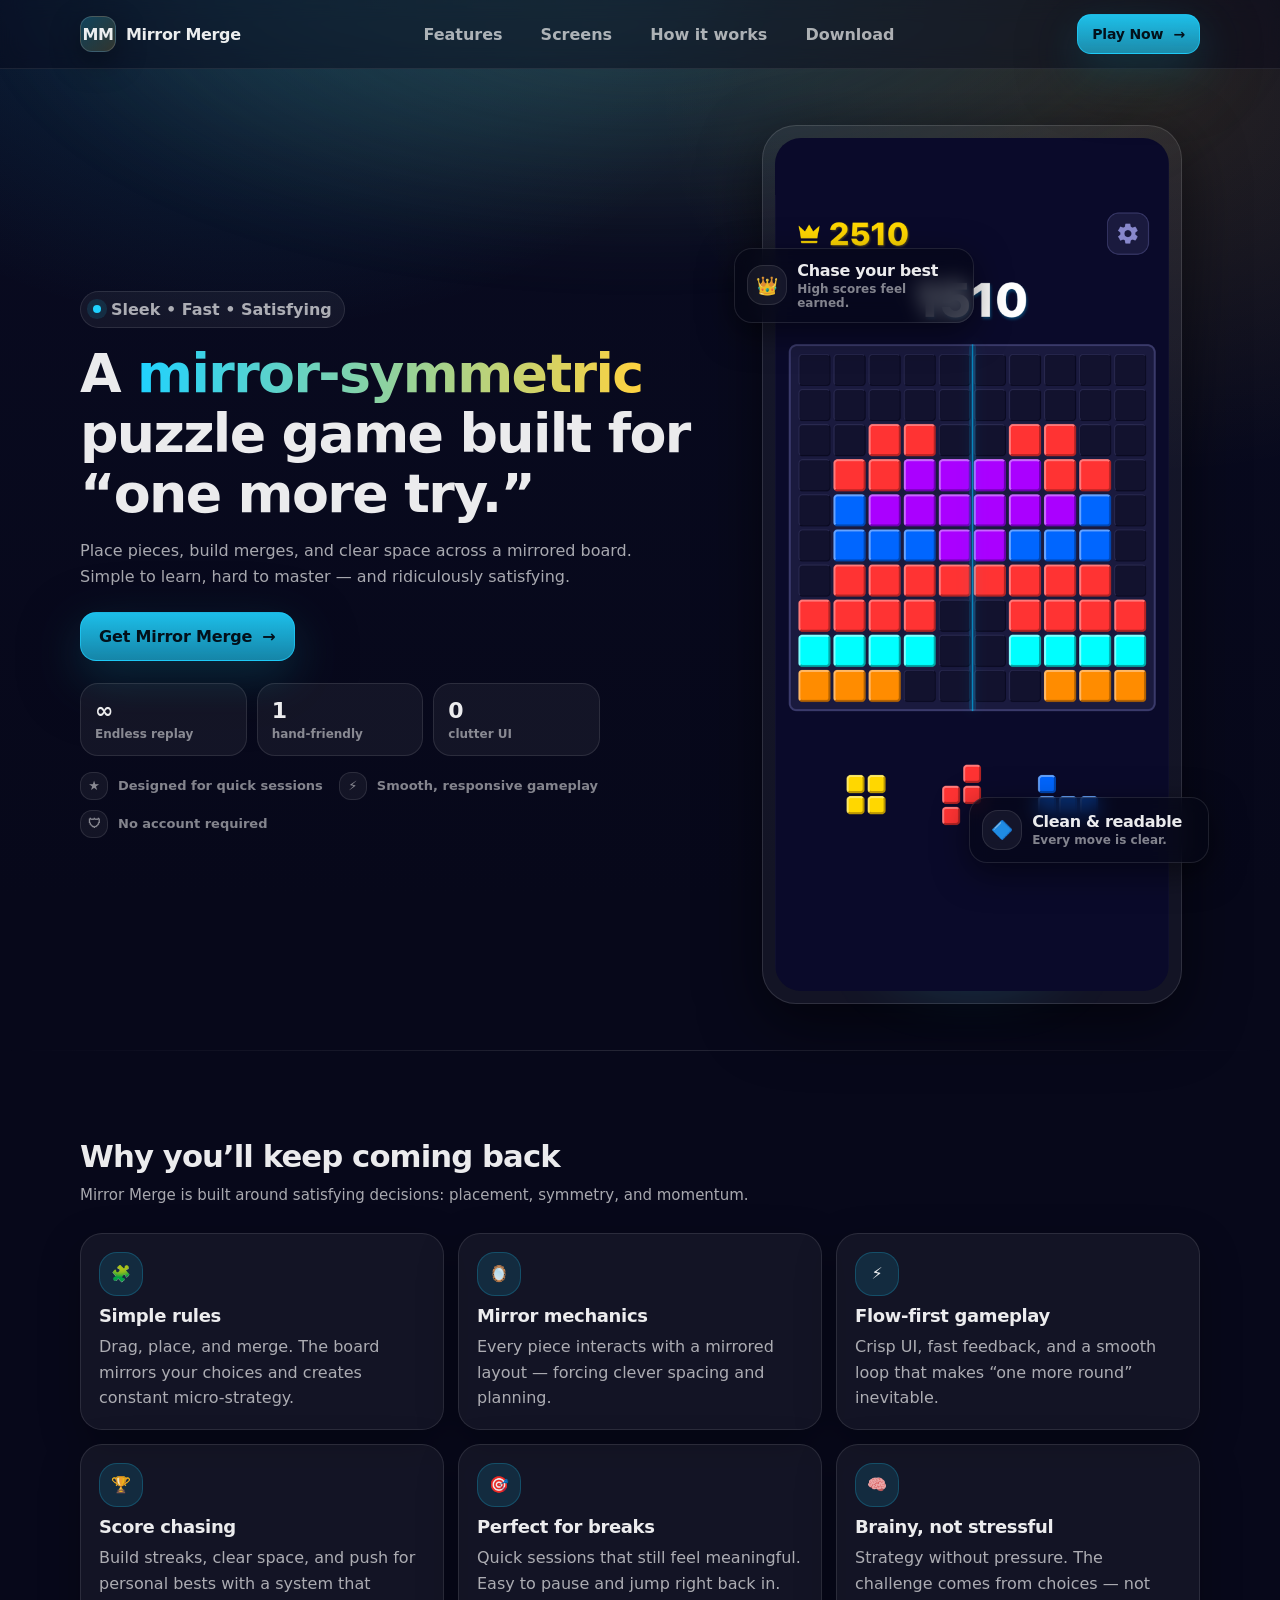
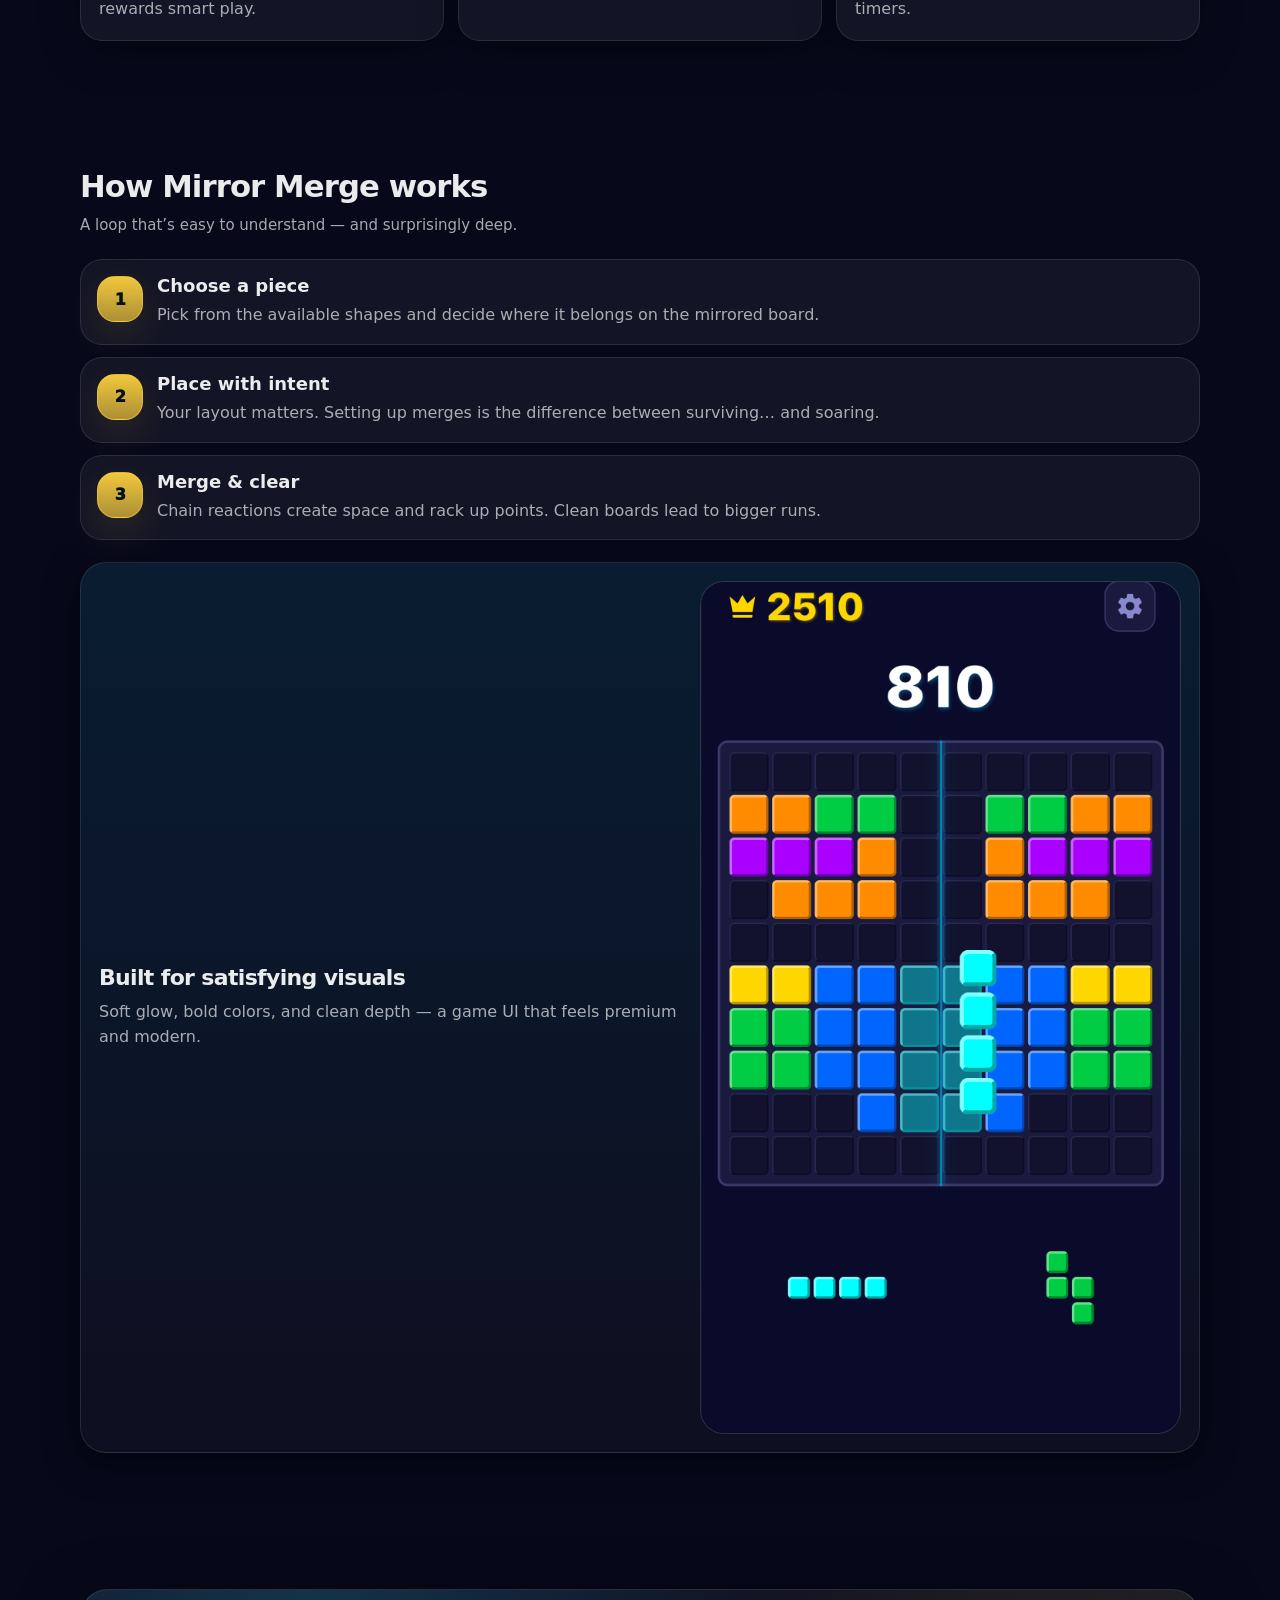
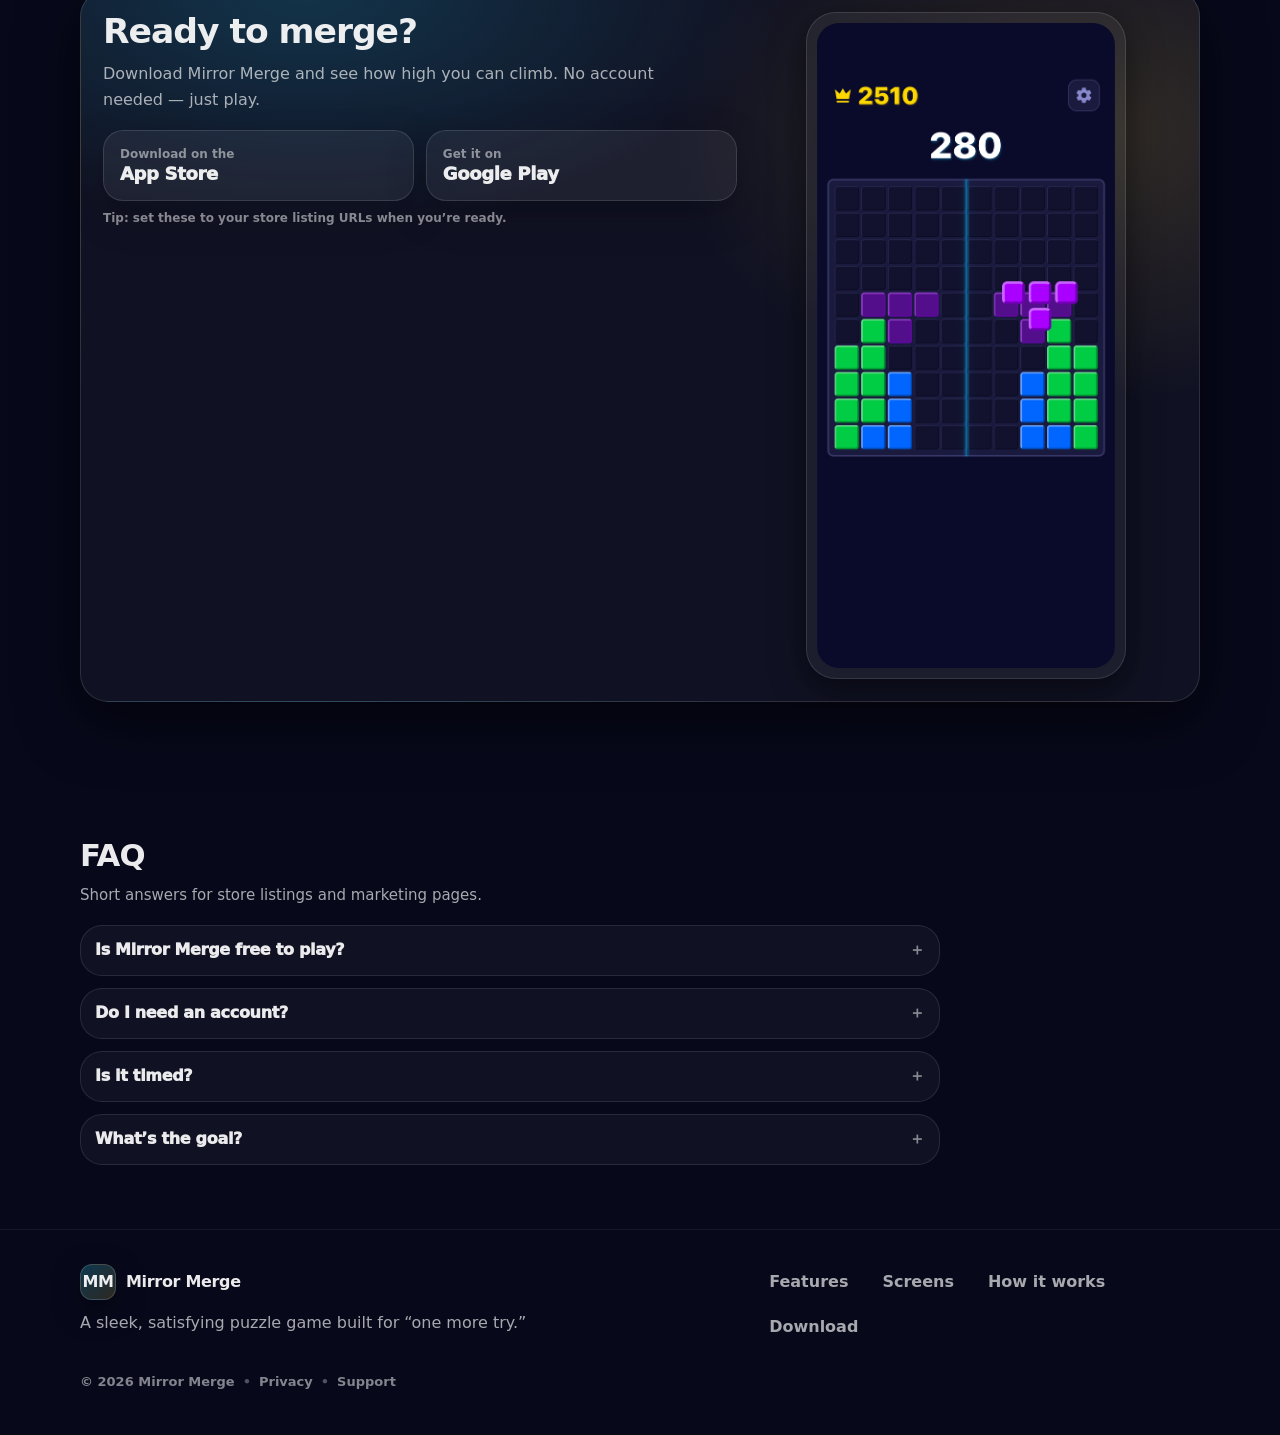
<file: public/index.html>
<!doctype html>
<html lang="en">
  <head>
    <meta charset="UTF-8" />
    <meta name="viewport" content="width=device-width, initial-scale=1" />
    <title>Mirror Merge — A satisfying puzzle you can’t put down</title>
    <meta
      name="description"
      content="Mirror Merge is a sleek, satisfying puzzle game where every move matters. Merge, clear, and chase your best score."
    />
    <link rel="stylesheet" href="style.css" />
  </head>

  <body>
    <!-- Top Glow -->
    <div class="bg-glow" aria-hidden="true"></div>

    <header class="nav">
      <div class="container nav__inner">
        <a class="brand" href="#top" aria-label="Mirror Merge Home">
          <span class="brand__mark" aria-hidden="true">MM</span>
          <span class="brand__name">Mirror Merge</span>
        </a>

        <nav class="nav__links" aria-label="Primary">
          <a href="#features">Features</a>
          <a href="#screens">Screens</a>
          <a href="#how">How it works</a>
          <a href="#download">Download</a>
        </nav>

        <a class="btn btn--primary btn--small" href="#download">
          Play Now <span class="btn__icon" aria-hidden="true">→</span>
        </a>
      </div>
    </header>

    <main id="top">
      <!-- HERO -->
      <section class="hero">
        <div class="container hero__grid">
          <div class="hero__copy">
            <div class="pill">
              <span class="pill__dot" aria-hidden="true"></span>
              Sleek • Fast • Satisfying
            </div>

            <h1 class="hero__title">
              A <span class="text-accent">mirror-symmetric</span> puzzle game
              built for “one more try.”
            </h1>

            <p class="hero__subtitle">
              Place pieces, build merges, and clear space across a mirrored
              board. Simple to learn, hard to master — and ridiculously
              satisfying.
            </p>

            <div class="hero__cta">
              <a class="btn btn--primary" href="#download">
                Get Mirror Merge <span class="btn__icon" aria-hidden="true">→</span>
              </a>
            </div>

            <div class="hero__stats">
              <div class="stat">
                <div class="stat__num">∞</div>
                <div class="stat__label">Endless replay</div>
              </div>
              <div class="stat">
                <div class="stat__num">1</div>
                <div class="stat__label">hand-friendly</div>
              </div>
              <div class="stat">
                <div class="stat__num">0</div>
                <div class="stat__label">clutter UI</div>
              </div>
            </div>

            <div class="trust">
              <div class="trust__item">
                <span class="trust__icon" aria-hidden="true">★</span>
                Designed for quick sessions
              </div>
              <div class="trust__item">
                <span class="trust__icon" aria-hidden="true">⚡</span>
                Smooth, responsive gameplay
              </div>
              <div class="trust__item">
                <span class="trust__icon" aria-hidden="true">🛡</span>
                No account required
              </div>
            </div>
          </div>

          <div class="hero__media" aria-label="Game screenshot preview">
            <div class="phone">
              <div class="phone__frame">
                <!-- Pick your favorite screenshot for the hero -->
                <img src="images/5.png" alt="Mirror Merge gameplay screenshot" />
              </div>
              <div class="phone__shadow" aria-hidden="true"></div>
            </div>

            <div class="floating floating--a" aria-hidden="true">
              <div class="floating__icon">👑</div>
              <div class="floating__text">
                <div class="floating__title">Chase your best</div>
                <div class="floating__sub">High scores feel earned.</div>
              </div>
            </div>

            <div class="floating floating--b" aria-hidden="true">
              <div class="floating__icon">🔷</div>
              <div class="floating__text">
                <div class="floating__title">Clean & readable</div>
                <div class="floating__sub">Every move is clear.</div>
              </div>
            </div>
          </div>
        </div>

        <div class="hero__fade" aria-hidden="true"></div>
      </section>

      <!-- FEATURES -->
      <section class="section" id="features">
        <div class="container">
          <div class="section__head">
            <h2>Why you’ll keep coming back</h2>
            <p>
              Mirror Merge is built around satisfying decisions: placement,
              symmetry, and momentum.
            </p>
          </div>

          <div class="cards">
            <article class="card">
              <div class="card__icon" aria-hidden="true">🧩</div>
              <h3>Simple rules</h3>
              <p>
                Drag, place, and merge. The board mirrors your choices and
                creates constant micro-strategy.
              </p>
            </article>

            <article class="card">
              <div class="card__icon" aria-hidden="true">🪞</div>
              <h3>Mirror mechanics</h3>
              <p>
                Every piece interacts with a mirrored layout — forcing clever
                spacing and planning.
              </p>
            </article>

            <article class="card">
              <div class="card__icon" aria-hidden="true">⚡</div>
              <h3>Flow-first gameplay</h3>
              <p>
                Crisp UI, fast feedback, and a smooth loop that makes “one more
                round” inevitable.
              </p>
            </article>

            <article class="card">
              <div class="card__icon" aria-hidden="true">🏆</div>
              <h3>Score chasing</h3>
              <p>
                Build streaks, clear space, and push for personal bests with a
                system that rewards smart play.
              </p>
            </article>

            <article class="card">
              <div class="card__icon" aria-hidden="true">🎯</div>
              <h3>Perfect for breaks</h3>
              <p>
                Quick sessions that still feel meaningful. Easy to pause and
                jump right back in.
              </p>
            </article>

            <article class="card">
              <div class="card__icon" aria-hidden="true">🧠</div>
              <h3>Brainy, not stressful</h3>
              <p>
                Strategy without pressure. The challenge comes from choices —
                not timers.
              </p>
            </article>
          </div>
        </div>
      </section>

      <!-- HOW IT WORKS -->
      <section class="section" id="how">
        <div class="container">
          <div class="section__head">
            <h2>How Mirror Merge works</h2>
            <p>A loop that’s easy to understand — and surprisingly deep.</p>
          </div>

          <div class="steps">
            <div class="step">
              <div class="step__num">1</div>
              <div class="step__body">
                <h3>Choose a piece</h3>
                <p>
                  Pick from the available shapes and decide where it belongs on
                  the mirrored board.
                </p>
              </div>
            </div>

            <div class="step">
              <div class="step__num">2</div>
              <div class="step__body">
                <h3>Place with intent</h3>
                <p>
                  Your layout matters. Setting up merges is the difference
                  between surviving… and soaring.
                </p>
              </div>
            </div>

            <div class="step">
              <div class="step__num">3</div>
              <div class="step__body">
                <h3>Merge & clear</h3>
                <p>
                  Chain reactions create space and rack up points. Clean boards
                  lead to bigger runs.
                </p>
              </div>
            </div>
          </div>

          <div class="callout">
            <div class="callout__left">
              <h3>Built for satisfying visuals</h3>
              <p>
                Soft glow, bold colors, and clean depth — a game UI that feels
                premium and modern.
              </p>
            </div>
            <div class="callout__right">
              <div class="mini">
                <img src="images/8.png" alt="Empty board view" />
              </div>
            </div>
          </div>
        </div>
      </section>

      <!-- DOWNLOAD -->
      <section class="section section--cta" id="download">
        <div class="container">
          <div class="cta">
            <div class="cta__copy">
              <h2>Ready to merge?</h2>
              <p>
                Download Mirror Merge and see how high you can climb. No account
                needed — just play.
              </p>

              <div class="storeRow">
                <!-- Replace these links with your real store URLs -->
                <a class="storeBtn" href="#" aria-label="Download on the App Store">
                  <div class="storeBtn__kicker">Download on the</div>
                  <div class="storeBtn__title">App Store</div>
                </a>

                <a class="storeBtn" href="#" aria-label="Get it on Google Play">
                  <div class="storeBtn__kicker">Get it on</div>
                  <div class="storeBtn__title">Google Play</div>
                </a>
              </div>

              <div class="fineprint">
                Tip: set these to your store listing URLs when you’re ready.
              </div>
            </div>

            <div class="cta__media" aria-hidden="true">
              <div class="ctaPhone">
                <img src="images/9.png" alt="" />
              </div>
            </div>
          </div>
        </div>
      </section>

      <!-- FAQ -->
      <section class="section" id="faq">
        <div class="container">
          <div class="section__head">
            <h2>FAQ</h2>
            <p>Short answers for store listings and marketing pages.</p>
          </div>

          <div class="faq">
            <details class="qa">
              <summary>Is Mirror Merge free to play?</summary>
              <p>
                Yes, Mirror Merge is forever completely free to download and play.
              </p>
            </details>

            <details class="qa">
              <summary>Do I need an account?</summary>
              <p>Nope — just open the game and start playing.</p>
            </details>

            <details class="qa">
              <summary>Is it timed?</summary>
              <p>
                No timers. The difficulty comes from your decisions and space
                management.
              </p>
            </details>

            <details class="qa">
              <summary>What’s the goal?</summary>
              <p>
                Build merges, clear space, and chase your best score — run after
                run.
              </p>
            </details>
          </div>
        </div>
      </section>
    </main>

    <footer class="footer">
      <div class="container footer__inner">
        <div class="footer__brand">
          <div class="brand brand--footer">
            <span class="brand__mark" aria-hidden="true">MM</span>
            <span class="brand__name">Mirror Merge</span>
          </div>
          <p class="footer__tag">
            A sleek, satisfying puzzle game built for “one more try.”
          </p>
        </div>

        <div class="footer__links">
          <a href="#features">Features</a>
          <a href="#screens">Screens</a>
          <a href="#how">How it works</a>
          <a href="#download">Download</a>
        </div>

        <div class="footer__fine">
          <span>© <span id="year">2026</span> Mirror Merge</span>
          <span class="dot">•</span>
          <a href="#" class="muted">Privacy</a>
          <span class="dot">•</span>
          <a href="#" class="muted">Support</a>
        </div>
      </div>
    </footer>

    <script>
      // Keeps the year current (allowed: it's just vanilla JS, but remove if you want strictly no JS)
      document.getElementById("year").textContent = new Date().getFullYear();
    </script>
  </body>
</html>
</file>
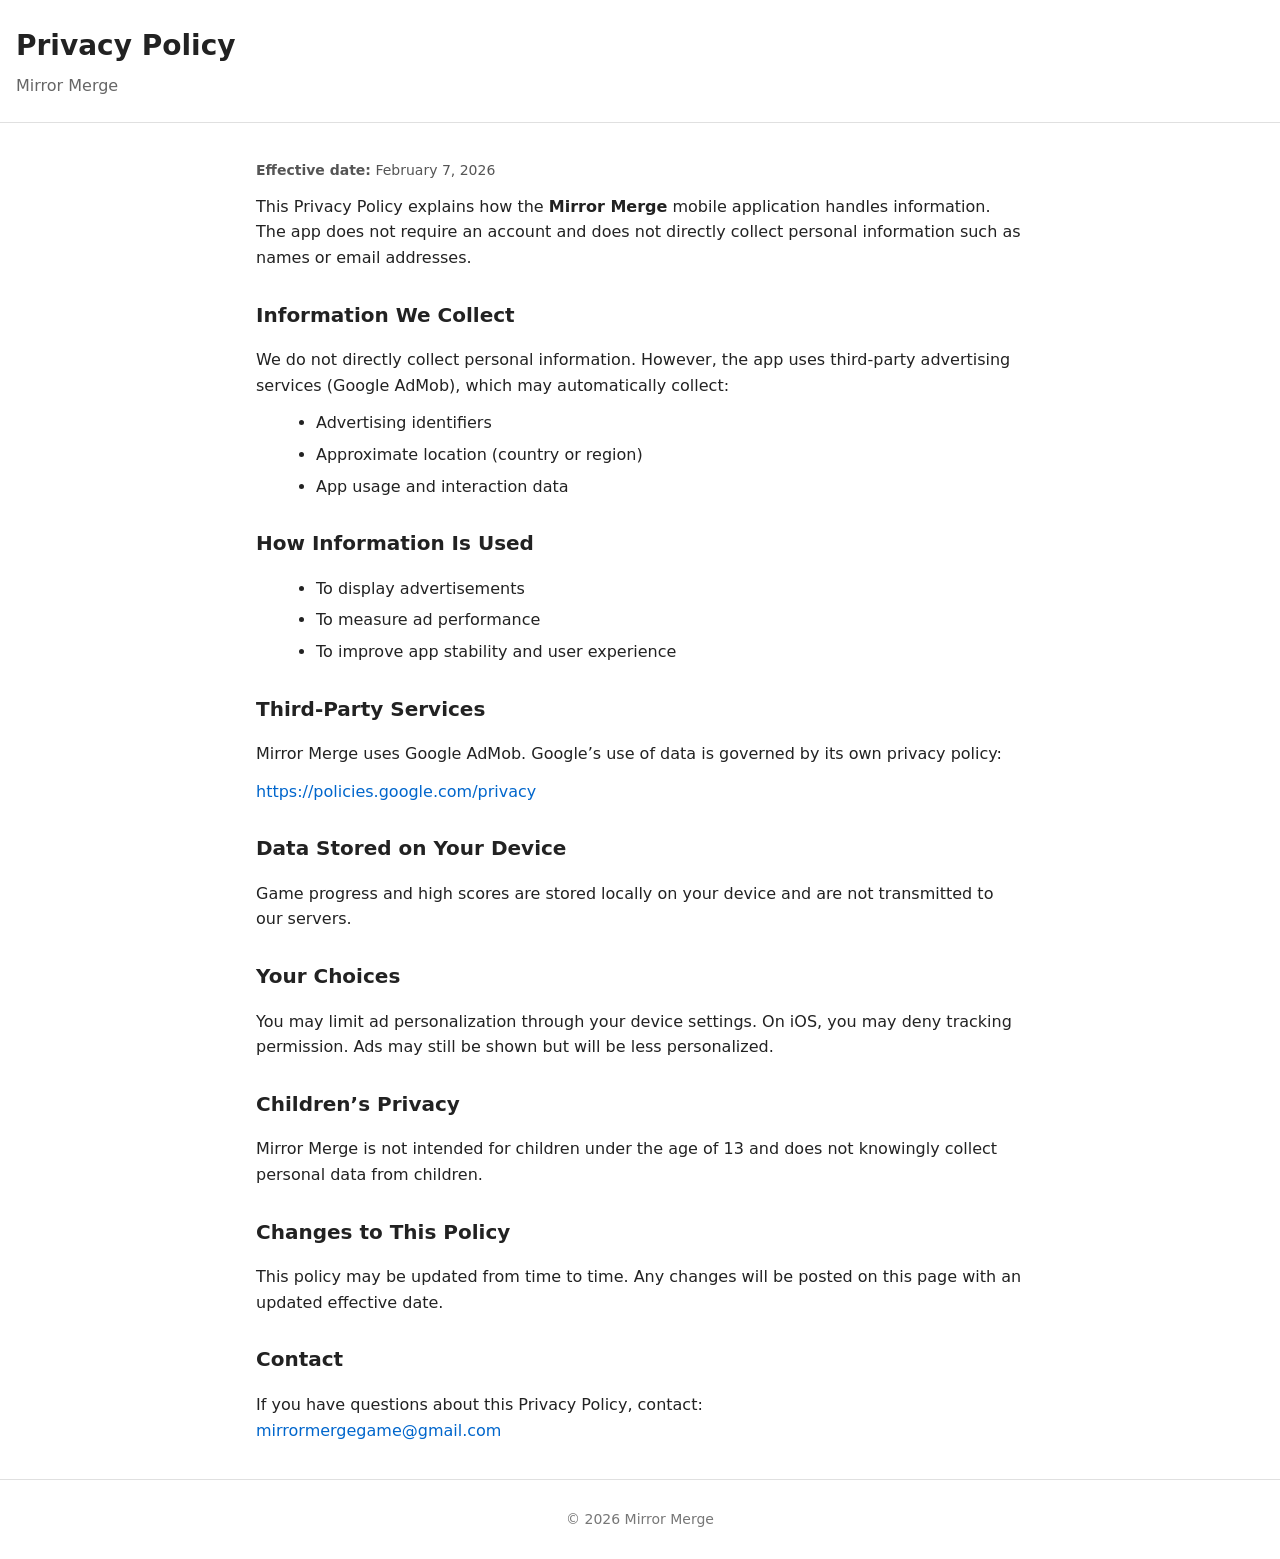
<file: public/privacy-policy.html>
<!doctype html>
<html lang="en">
  <head>
    <meta charset="UTF-8" />
    <meta name="viewport" content="width=device-width, initial-scale=1" />
    <title>Privacy Policy | Mirror Merge</title>
    <meta name="description" content="Privacy Policy for the Mirror Merge mobile app." />
    <style>
        *{
            box-sizing: border-box;
            }

            body {
            margin: 0;
            font-family: system-ui, -apple-system, BlinkMacSystemFont, "Segoe UI",
                Roboto, Helvetica, Arial, sans-serif;
            background-color: #ffffff;
            color: #222222;
            line-height: 1.6;
            }

            header {
            padding: 24px 16px;
            border-bottom: 1px solid #e0e0e0;
            }

            h1 {
            margin: 0;
            font-size: 28px;
            }

            .subtitle {
            margin: 4px 0 0;
            color: #666666;
            }

            main {
            max-width: 800px;
            margin: 0 auto;
            padding: 24px 16px;
            }

            .meta {
            color: #555555;
            font-size: 14px;
            }

            h2 {
            margin-top: 28px;
            font-size: 20px;
            }

            p {
            margin: 12px 0;
            }

            ul {
            margin: 8px 0 16px 20px;
            }

            li {
            margin: 6px 0;
            }

            a {
            color: #0066cc;
            text-decoration: none;
            }

            a:hover {
            text-decoration: underline;
            }

            footer {
            padding: 16px;
            border-top: 1px solid #e0e0e0;
            text-align: center;
            color: #777777;
            font-size: 14px;
        }

    </style>
  </head>
  <body>
    <header>
      <h1>Privacy Policy</h1>
      <p class="subtitle">Mirror Merge</p>
    </header>

    <main>
      <p class="meta"><strong>Effective date:</strong> February 7, 2026</p>

      <p>
        This Privacy Policy explains how the <strong>Mirror Merge</strong> mobile
        application handles information. The app does not require an account and
        does not directly collect personal information such as names or email
        addresses.
      </p>

      <h2>Information We Collect</h2>
      <p>
        We do not directly collect personal information. However, the app uses
        third-party advertising services (Google AdMob), which may automatically
        collect:
      </p>
      <ul>
        <li>Advertising identifiers</li>
        <li>Approximate location (country or region)</li>
        <li>App usage and interaction data</li>
      </ul>

      <h2>How Information Is Used</h2>
      <ul>
        <li>To display advertisements</li>
        <li>To measure ad performance</li>
        <li>To improve app stability and user experience</li>
      </ul>

      <h2>Third-Party Services</h2>
      <p>
        Mirror Merge uses Google AdMob. Google’s use of data is governed by its
        own privacy policy:
      </p>
      <p>
        <a href="https://policies.google.com/privacy" target="_blank" rel="noopener">
          https://policies.google.com/privacy
        </a>
      </p>

      <h2>Data Stored on Your Device</h2>
      <p>
        Game progress and high scores are stored locally on your device and are
        not transmitted to our servers.
      </p>

      <h2>Your Choices</h2>
      <p>
        You may limit ad personalization through your device settings. On iOS,
        you may deny tracking permission. Ads may still be shown but will be less
        personalized.
      </p>

      <h2>Children’s Privacy</h2>
      <p>
        Mirror Merge is not intended for children under the age of 13 and does not
        knowingly collect personal data from children.
      </p>

      <h2>Changes to This Policy</h2>
      <p>
        This policy may be updated from time to time. Any changes will be posted
        on this page with an updated effective date.
      </p>

      <h2>Contact</h2>
      <p>
        If you have questions about this Privacy Policy, contact:
        <br />
        <a href="mailto:mirrormergegame@gmail.com">mirrormergegame@gmail.com</a>
      </p>
    </main>

    <footer>
      <p>© 2026 Mirror Merge</p>
    </footer>
  </body>
</html>
</file>
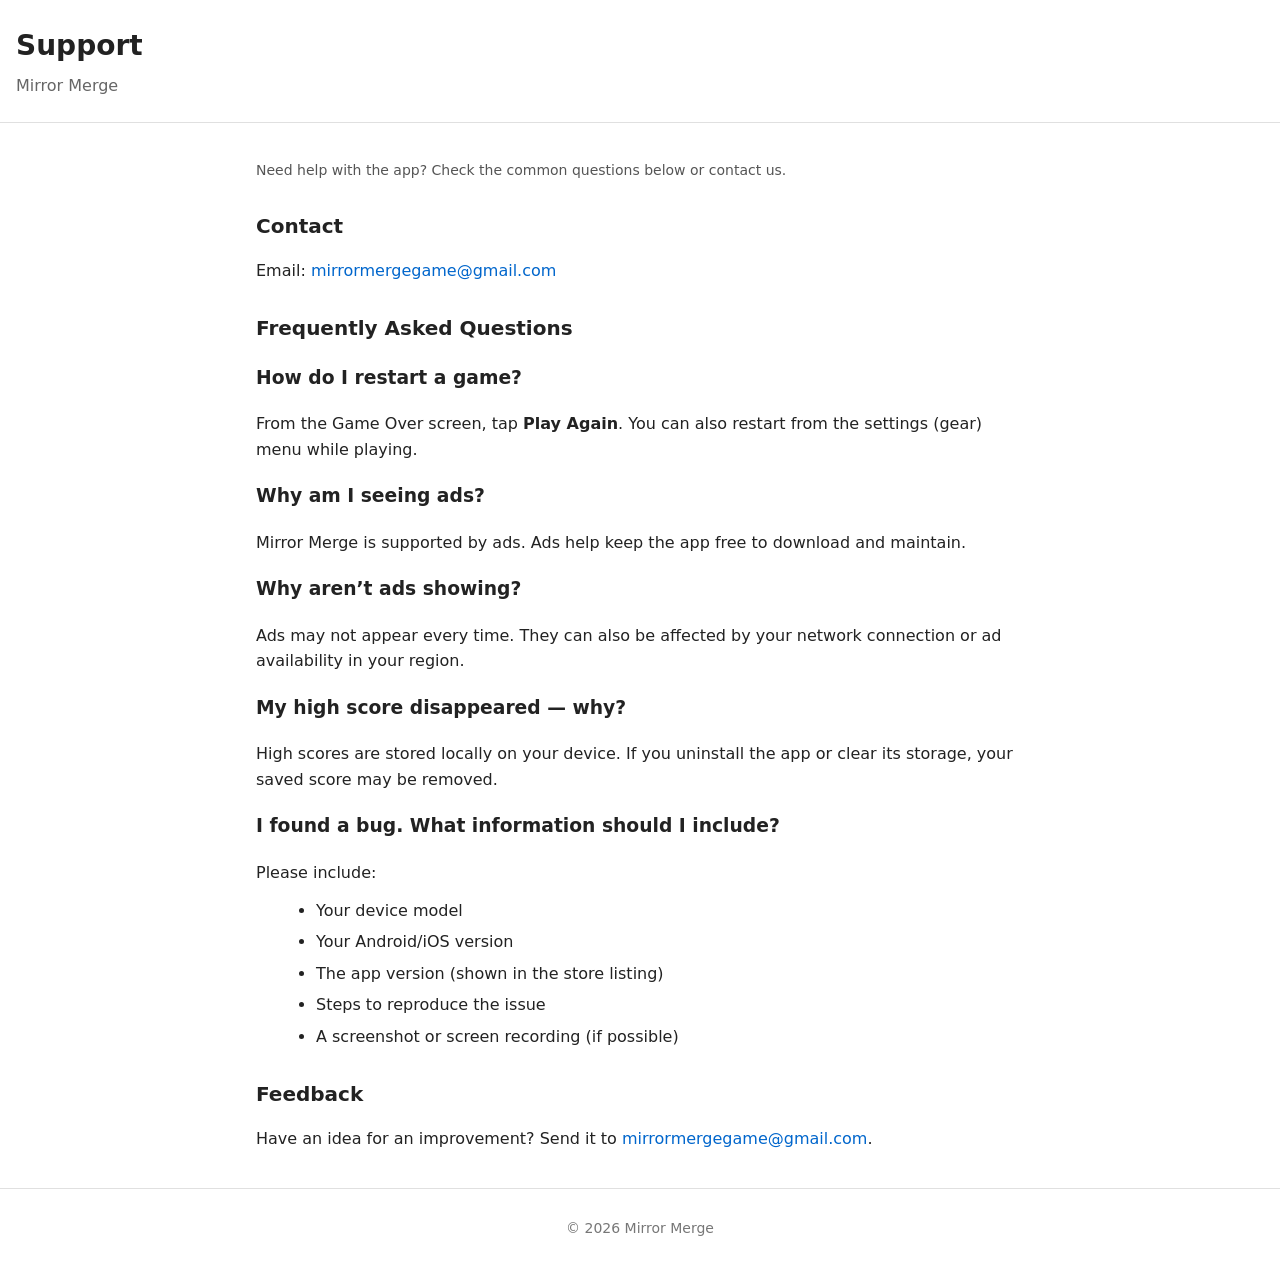
<file: public/support.html>
<!doctype html>
<html lang="en">
  <head>
    <meta charset="UTF-8" />
    <meta name="viewport" content="width=device-width, initial-scale=1" />
    <title>Support | Mirror Merge</title>
    <meta name="description" content="Support page for the Mirror Merge mobile app." />
    <style>
      * {
        box-sizing: border-box;
      }

      body {
        margin: 0;
        font-family: system-ui, -apple-system, BlinkMacSystemFont, "Segoe UI",
          Roboto, Helvetica, Arial, sans-serif;
        background-color: #ffffff;
        color: #222222;
        line-height: 1.6;
      }

      header {
        padding: 24px 16px;
        border-bottom: 1px solid #e0e0e0;
      }

      h1 {
        margin: 0;
        font-size: 28px;
      }

      .subtitle {
        margin: 4px 0 0;
        color: #666666;
      }

      main {
        max-width: 800px;
        margin: 0 auto;
        padding: 24px 16px;
      }

      .meta {
        color: #555555;
        font-size: 14px;
      }

      h2 {
        margin-top: 28px;
        font-size: 20px;
      }

      p {
        margin: 12px 0;
      }

      ul {
        margin: 8px 0 16px 20px;
      }

      li {
        margin: 6px 0;
      }

      a {
        color: #0066cc;
        text-decoration: none;
      }

      a:hover {
        text-decoration: underline;
      }

      footer {
        padding: 16px;
        border-top: 1px solid #e0e0e0;
        text-align: center;
        color: #777777;
        font-size: 14px;
      }
    </style>
  </head>
  <body>
    <header>
      <h1>Support</h1>
      <p class="subtitle">Mirror Merge</p>
    </header>

    <main>
      <p class="meta">
        Need help with the app? Check the common questions below or contact us.
      </p>

      <h2>Contact</h2>
      <p>
        Email:
        <a href="mailto:mirrormergegame@gmail.com">mirrormergegame@gmail.com</a>
      </p>

      <h2>Frequently Asked Questions</h2>

      <h3>How do I restart a game?</h3>
      <p>
        From the Game Over screen, tap <strong>Play Again</strong>. You can also
        restart from the settings (gear) menu while playing.
      </p>

      <h3>Why am I seeing ads?</h3>
      <p>
        Mirror Merge is supported by ads. Ads help keep the app free to download
        and maintain.
      </p>

      <h3>Why aren’t ads showing?</h3>
      <p>
        Ads may not appear every time. They can also be affected by your network
        connection or ad availability in your region.
      </p>

      <h3>My high score disappeared — why?</h3>
      <p>
        High scores are stored locally on your device. If you uninstall the app
        or clear its storage, your saved score may be removed.
      </p>

      <h3>I found a bug. What information should I include?</h3>
      <p>Please include:</p>
      <ul>
        <li>Your device model</li>
        <li>Your Android/iOS version</li>
        <li>The app version (shown in the store listing)</li>
        <li>Steps to reproduce the issue</li>
        <li>A screenshot or screen recording (if possible)</li>
      </ul>

      <h2>Feedback</h2>
      <p>
        Have an idea for an improvement? Send it to
        <a href="mailto:mirrormergegame@gmail.com">mirrormergegame@gmail.com</a>.
      </p>
    </main>

    <footer>
      <p>© 2026 Mirror Merge</p>
    </footer>
  </body>
</html>
</file>
<file: public/style.css>
/* --------- Base / Theme --------- */
:root {
  --bg0: #07081a;
  --bg1: #090b21;
  --panel: rgba(255, 255, 255, 0.06);
  --panel2: rgba(255, 255, 255, 0.085);
  --stroke: rgba(255, 255, 255, 0.12);
  --text: rgba(255, 255, 255, 0.92);
  --muted: rgba(255, 255, 255, 0.65);
  --muted2: rgba(255, 255, 255, 0.5);

  --accent: #1fd2ff;   /* mirror merge blue vibe */
  --accent2: #ffd23f;  /* score yellow vibe */
  --radius: 22px;
  --shadow: 0 18px 60px rgba(0, 0, 0, 0.55);
  --shadow2: 0 10px 34px rgba(0, 0, 0, 0.5);
  --container: 1120px;
}

* { box-sizing: border-box; }
html, body { height: 100%; }
body {
  margin: 0;
  color: var(--text);
  background: var(--bg0); /* fallback */
  font-family: ui-sans-serif, system-ui, -apple-system, Segoe UI, Roboto, Helvetica, Arial, "Apple Color Emoji", "Segoe UI Emoji";
  overflow-x: hidden;
  position: relative;
}

/* Static, fixed background layer */
body::before {
  content: "";
  position: fixed;
  inset: 0;
  z-index: -2;
  pointer-events: none;

  background:
    radial-gradient(900px 700px at 20% -10%, rgba(31, 210, 255, 0.18), transparent 60%),
    radial-gradient(900px 700px at 90% 10%, rgba(255, 210, 63, 0.12), transparent 55%),
    linear-gradient(180deg, var(--bg1), var(--bg0));
}

a { color: inherit; text-decoration: none; }
p { margin: 0; line-height: 1.6; color: var(--muted); }
h1, h2, h3 { margin: 0; line-height: 1.12; color: var(--text); }

code {
  font-family: ui-monospace, SFMono-Regular, Menlo, Monaco, Consolas, "Liberation Mono", "Courier New", monospace;
  font-size: 0.95em;
  padding: 0.15em 0.35em;
  border-radius: 10px;
  background: rgba(255, 255, 255, 0.07);
  border: 1px solid rgba(255, 255, 255, 0.10);
}

.container {
  width: min(var(--container), calc(100% - 40px));
  margin: 0 auto;
}

/* decorative */
.bg-glow {
  position: fixed;
  inset: -40vh -20vw auto -20vw;
  height: 80vh;
  pointer-events: none;
  filter: blur(40px);
  opacity: 0.7;
  background:
    radial-gradient(closest-side, rgba(31, 210, 255, 0.24), transparent 70%),
    radial-gradient(closest-side, rgba(255, 210, 63, 0.18), transparent 75%);
}

/* --------- Nav --------- */
.nav {
  position: sticky;
  top: 0;
  z-index: 50;
  backdrop-filter: blur(10px);
  background: rgba(7, 8, 26, 0.45);
  border-bottom: 1px solid rgba(255, 255, 255, 0.08);
}

.nav__inner {
  display: flex;
  align-items: center;
  justify-content: space-between;
  gap: 16px;
  padding: 14px 0;
}

.brand {
  display: inline-flex;
  align-items: center;
  gap: 10px;
  font-weight: 800;
  letter-spacing: -0.02em;
}
.brand__mark {
  width: 36px;
  height: 36px;
  border-radius: 12px;
  display: grid;
  place-items: center;
  background: linear-gradient(135deg, rgba(31, 210, 255, 0.24), rgba(255, 210, 63, 0.16));
  border: 1px solid rgba(255, 255, 255, 0.16);
  box-shadow: 0 10px 30px rgba(0,0,0,0.35);
}
.brand__name { font-size: 16px; }

.nav__links {
  display: none;
  gap: 18px;
  color: var(--muted);
  font-weight: 600;
}
.nav__links a {
  padding: 8px 10px;
  border-radius: 12px;
}
.nav__links a:hover {
  color: var(--text);
  background: rgba(255, 255, 255, 0.06);
}

@media (min-width: 860px) {
  .nav__links { display: inline-flex; }
}

/* --------- Buttons --------- */
.btn {
  display: inline-flex;
  align-items: center;
  justify-content: center;
  gap: 10px;
  padding: 14px 18px;
  border-radius: 16px;
  border: 1px solid rgba(255, 255, 255, 0.12);
  background: rgba(255, 255, 255, 0.06);
  color: var(--text);
  font-weight: 800;
  letter-spacing: -0.01em;
  box-shadow: 0 12px 30px rgba(0,0,0,0.35);
  transition: transform 160ms ease, background 160ms ease, border-color 160ms ease;
}
.btn:hover { transform: translateY(-1px); background: rgba(255, 255, 255, 0.075); }
.btn:active { transform: translateY(0px); }

.btn--primary {
  background: linear-gradient(180deg, rgba(31, 210, 255, 0.9), rgba(31, 210, 255, 0.62));
  color: #03101a;
  border-color: rgba(31, 210, 255, 0.65);
  box-shadow: 0 16px 45px rgba(31, 210, 255, 0.18), 0 20px 65px rgba(0,0,0,0.45);
}
.btn--primary:hover {
  background: linear-gradient(180deg, rgba(31, 210, 255, 0.98), rgba(31, 210, 255, 0.7));
}
.btn--ghost {
  background: rgba(255, 255, 255, 0.045);
}
.btn--small {
  padding: 11px 14px;
  border-radius: 14px;
  font-size: 14px;
}

.btn__icon { font-weight: 900; }

/* --------- Hero --------- */
.hero {
  position: relative;
  padding: 56px 0 24px;
}
.hero__grid {
  display: grid;
  gap: 30px;
  align-items: center;
}
@media (min-width: 980px) {
  .hero__grid {
    grid-template-columns: 1.15fr 0.85fr;
    gap: 46px;
  }
}

.pill {
  display: inline-flex;
  align-items: center;
  gap: 10px;
  padding: 8px 12px;
  border-radius: 999px;
  background: rgba(255, 255, 255, 0.05);
  border: 1px solid rgba(255, 255, 255, 0.10);
  color: var(--muted);
  font-weight: 700;
  width: fit-content;
}
.pill__dot {
  width: 8px;
  height: 8px;
  border-radius: 99px;
  background: var(--accent);
  box-shadow: 0 0 0 6px rgba(31, 210, 255, 0.12);
}

.hero__title {
  margin-top: 16px;
  font-size: clamp(36px, 4.2vw, 58px);
  letter-spacing: -0.03em;
}
.text-accent {
  background: linear-gradient(90deg, rgba(31,210,255,1), rgba(255,210,63,1));
  -webkit-background-clip: text;
  background-clip: text;
  color: transparent;
}

.hero__subtitle {
  margin-top: 14px;
  font-size: 16px;
  max-width: 58ch;
}

.hero__cta {
  margin-top: 22px;
  display: flex;
  flex-wrap: wrap;
  gap: 12px;
}

.hero__stats {
  margin-top: 22px;
  display: grid;
  grid-template-columns: repeat(3, minmax(0, 1fr));
  gap: 10px;
  max-width: 520px;
}
.stat {
  padding: 14px 14px;
  border-radius: 18px;
  background: rgba(255, 255, 255, 0.05);
  border: 1px solid rgba(255, 255, 255, 0.10);
}
.stat__num {
  font-weight: 900;
  letter-spacing: -0.03em;
  font-size: 22px;
  color: rgba(255, 255, 255, 0.92);
}
.stat__label {
  margin-top: 4px;
  font-size: 12px;
  color: var(--muted2);
  font-weight: 700;
}

.trust {
  margin-top: 16px;
  display: flex;
  flex-wrap: wrap;
  gap: 10px 16px;
  color: var(--muted2);
  font-weight: 700;
  font-size: 13px;
}
.trust__item {
  display: inline-flex;
  gap: 10px;
  align-items: center;
}
.trust__icon {
  width: 28px;
  height: 28px;
  border-radius: 12px;
  display: grid;
  place-items: center;
  background: rgba(255, 255, 255, 0.05);
  border: 1px solid rgba(255, 255, 255, 0.10);
}

/* --------- Phone preview --------- */
.hero__media { position: relative; }
.phone {
  position: relative;
  width: min(420px, 92%);
  margin: 0 auto;
}
.phone__frame {
  border-radius: 34px;
  padding: 12px;
  background: rgba(255,255,255,0.05);
  border: 1px solid rgba(255,255,255,0.12);
  box-shadow: var(--shadow);
}
.phone__frame img {
  width: 100%;
  display: block;
  border-radius: 26px;
}
.phone__shadow {
  position: absolute;
  inset: auto 10% -20px 10%;
  height: 120px;
  filter: blur(24px);
  background: radial-gradient(closest-side, rgba(31,210,255,0.22), transparent 70%);
  z-index: -1;
}

.floating {
  position: absolute;
  display: flex;
  gap: 10px;
  align-items: center;
  padding: 12px 12px;
  border-radius: 18px;
  background: rgba(5, 8, 22, 0.62);
  border: 1px solid rgba(255,255,255,0.10);
  box-shadow: var(--shadow2);
  backdrop-filter: blur(10px);
  width: 240px;
}
.floating__icon {
  width: 40px;
  height: 40px;
  border-radius: 16px;
  display: grid;
  place-items: center;
  background: rgba(255,255,255,0.06);
  border: 1px solid rgba(255,255,255,0.10);
  font-size: 18px;
}
.floating__title { font-weight: 900; letter-spacing: -0.02em; }
.floating__sub { font-size: 12px; color: var(--muted2); font-weight: 700; margin-top: 2px; }

.floating--a { top: 14%; left: -2%; }
.floating--b { bottom: 16%; right: -2%; }

@media (max-width: 980px) {
  .floating { display: none; }
}

.hero__fade {
  margin-top: 46px;
  height: 1px;
  background: linear-gradient(90deg, transparent, rgba(255,255,255,0.12), transparent);
}

/* --------- Sections --------- */
.section { padding: 64px 0; }
.section--alt {
  background: linear-gradient(180deg, rgba(255,255,255,0.02), rgba(255,255,255,0.0));
  border-top: 1px solid rgba(255,255,255,0.06);
  border-bottom: 1px solid rgba(255,255,255,0.06);
}
.section__head {
  display: grid;
  gap: 10px;
  max-width: 760px;
}
.section__head h2 {
  font-size: clamp(26px, 2.4vw, 38px);
  letter-spacing: -0.03em;
}
.section__head p { font-size: 15px; }

/* --------- Feature cards --------- */
.cards {
  margin-top: 26px;
  display: grid;
  gap: 14px;
  grid-template-columns: repeat(1, minmax(0, 1fr));
}
@media (min-width: 720px) {
  .cards { grid-template-columns: repeat(2, minmax(0, 1fr)); }
}
@media (min-width: 1060px) {
  .cards { grid-template-columns: repeat(3, minmax(0, 1fr)); }
}

.card {
  padding: 18px 18px;
  border-radius: var(--radius);
  background: rgba(255,255,255,0.05);
  border: 1px solid rgba(255,255,255,0.10);
  box-shadow: 0 14px 40px rgba(0,0,0,0.28);
  transition: transform 160ms ease, background 160ms ease, border-color 160ms ease;
}
.card:hover {
  transform: translateY(-2px);
  background: rgba(255,255,255,0.065);
  border-color: rgba(255,255,255,0.14);
}
.card__icon {
  width: 44px;
  height: 44px;
  border-radius: 18px;
  display: grid;
  place-items: center;
  background: rgba(31, 210, 255, 0.12);
  border: 1px solid rgba(31,210,255,0.22);
  margin-bottom: 10px;
}
.card h3 { font-size: 18px; letter-spacing: -0.02em; }
.card p { margin-top: 8px; }

/* --------- Gallery --------- */
.gallery {
  margin-top: 22px;
  display: grid;
  gap: 14px;
  grid-template-columns: repeat(2, minmax(0, 1fr));
}
@media (min-width: 900px) {
  .gallery { grid-template-columns: repeat(3, minmax(0, 1fr)); }
}
.shot {
  margin: 0;
  border-radius: 22px;
  overflow: hidden;
  background: rgba(255,255,255,0.04);
  border: 1px solid rgba(255,255,255,0.10);
  box-shadow: 0 16px 50px rgba(0,0,0,0.35);
  transform: translateZ(0);
}
.shot img {
  width: 100%;
  height: 100%;
  display: block;
  aspect-ratio: 9 / 16;
  object-fit: cover;
  transition: transform 220ms ease;
}
.shot:hover img { transform: scale(1.03); }

.note {
  margin-top: 18px;
  padding: 14px 14px;
  border-radius: 18px;
  background: rgba(255,255,255,0.04);
  border: 1px solid rgba(255,255,255,0.10);
  color: var(--muted);
  display: flex;
  gap: 12px;
  align-items: flex-start;
}
.note__icon {
  width: 34px;
  height: 34px;
  border-radius: 16px;
  display: grid;
  place-items: center;
  background: rgba(255, 210, 63, 0.12);
  border: 1px solid rgba(255, 210, 63, 0.22);
}

/* --------- Steps --------- */
.steps {
  margin-top: 22px;
  display: grid;
  gap: 12px;
}
.step {
  padding: 16px 16px;
  border-radius: 22px;
  background: rgba(255,255,255,0.05);
  border: 1px solid rgba(255,255,255,0.10);
  display: grid;
  grid-template-columns: 46px 1fr;
  gap: 14px;
}
.step__num {
  width: 46px;
  height: 46px;
  border-radius: 18px;
  display: grid;
  place-items: center;
  font-weight: 1000;
  letter-spacing: -0.03em;
  color: #051019;
  background: linear-gradient(180deg, rgba(255,210,63,0.95), rgba(255,210,63,0.65));
  border: 1px solid rgba(255,210,63,0.55);
  box-shadow: 0 14px 40px rgba(255,210,63,0.12);
}
.step__body h3 { font-size: 18px; }
.step__body p { margin-top: 6px; }

/* --------- Callout --------- */
.callout {
  margin-top: 22px;
  display: grid;
  gap: 14px;
  align-items: center;
  padding: 18px;
  border-radius: 26px;
  background: linear-gradient(180deg, rgba(31,210,255,0.10), rgba(255,255,255,0.03));
  border: 1px solid rgba(255,255,255,0.10);
  box-shadow: var(--shadow2);
}
@media (min-width: 960px) {
  .callout { grid-template-columns: 1.1fr 0.9fr; }
}
.callout__left h3 {
  font-size: 22px;
  letter-spacing: -0.03em;
}
.callout__left p { margin-top: 8px; max-width: 60ch; }

.mini {
  border-radius: 24px;
  overflow: hidden;
  background: rgba(255,255,255,0.04);
  border: 1px solid rgba(255,255,255,0.10);
}
.mini img {
  width: 100%;
  display: block;
  aspect-ratio: 9 / 16;
  object-fit: cover;
}

/* --------- CTA --------- */
.section--cta {
  padding: 72px 0;
}
.cta {
  display: grid;
  gap: 18px;
  padding: 22px;
  border-radius: 28px;
  background:
    radial-gradient(800px 400px at 20% 0%, rgba(31,210,255,0.18), transparent 60%),
    radial-gradient(700px 450px at 90% 20%, rgba(255,210,63,0.14), transparent 60%),
    rgba(255,255,255,0.04);
  border: 1px solid rgba(255,255,255,0.12);
  box-shadow: var(--shadow);
}
@media (min-width: 960px) {
  .cta { grid-template-columns: 1.2fr 0.8fr; }
}

.cta__copy h2 {
  font-size: clamp(26px, 2.7vw, 42px);
  letter-spacing: -0.03em;
}
.cta__copy p { margin-top: 10px; max-width: 60ch; }

.storeRow {
  margin-top: 18px;
  display: grid;
  gap: 12px;
}
@media (min-width: 520px) {
  .storeRow { grid-template-columns: 1fr 1fr; }
}

.storeBtn {
  display: block;
  padding: 16px 16px;
  border-radius: 20px;
  background: rgba(255,255,255,0.06);
  border: 1px solid rgba(255,255,255,0.12);
  box-shadow: 0 14px 40px rgba(0,0,0,0.22);
  transition: transform 160ms ease, background 160ms ease;
}
.storeBtn:hover { transform: translateY(-2px); background: rgba(255,255,255,0.075); }
.storeBtn__kicker { font-size: 12px; font-weight: 800; color: var(--muted2); }
.storeBtn__title { font-size: 18px; font-weight: 1000; letter-spacing: -0.02em; margin-top: 2px; }

.fineprint { margin-top: 10px; font-size: 12px; color: var(--muted2); font-weight: 700; }

.cta__media {
  display: grid;
  place-items: center;
}
.ctaPhone {
  width: min(320px, 92%);
  border-radius: 30px;
  padding: 10px;
  background: rgba(255,255,255,0.05);
  border: 1px solid rgba(255,255,255,0.12);
  box-shadow: var(--shadow2);
}
.ctaPhone img {
  width: 100%;
  display: block;
  border-radius: 22px;
}

/* --------- FAQ --------- */
.faq {
  margin-top: 18px;
  display: grid;
  gap: 12px;
  max-width: 860px;
}
.qa {
  border-radius: 22px;
  background: rgba(255,255,255,0.04);
  border: 1px solid rgba(255,255,255,0.10);
  padding: 14px 14px;
}
.qa summary {
  cursor: pointer;
  font-weight: 950;
  letter-spacing: -0.02em;
  color: var(--text);
  list-style: none;
}
.qa summary::-webkit-details-marker { display: none; }
.qa summary::after {
  content: "＋";
  float: right;
  color: var(--muted2);
  font-weight: 1000;
}
.qa[open] summary::after { content: "－"; }
.qa p { margin-top: 10px; }

/* --------- Footer --------- */
.footer {
  padding: 34px 0 46px;
  border-top: 1px solid rgba(255,255,255,0.06);
}
.footer__inner {
  display: grid;
  gap: 18px;
  align-items: start;
}
@media (min-width: 900px) {
  .footer__inner { grid-template-columns: 1.2fr 0.8fr; }
}

.footer__tag { margin-top: 10px; max-width: 50ch; }
.footer__links {
  display: flex;
  flex-wrap: wrap;
  gap: 10px 14px;
  color: var(--muted);
  font-weight: 700;
}
.footer__links a {
  padding: 8px 10px;
  border-radius: 14px;
}
.footer__links a:hover { background: rgba(255,255,255,0.06); color: var(--text); }

.footer__fine {
  margin-top: 12px;
  color: var(--muted2);
  font-weight: 700;
  font-size: 13px;
  display: flex;
  flex-wrap: wrap;
  gap: 8px;
  align-items: center;
}
.footer__fine .dot { opacity: 0.6; }
.footer__fine .muted { color: var(--muted2); }
.footer__fine .muted:hover { color: var(--text); }
</file>
